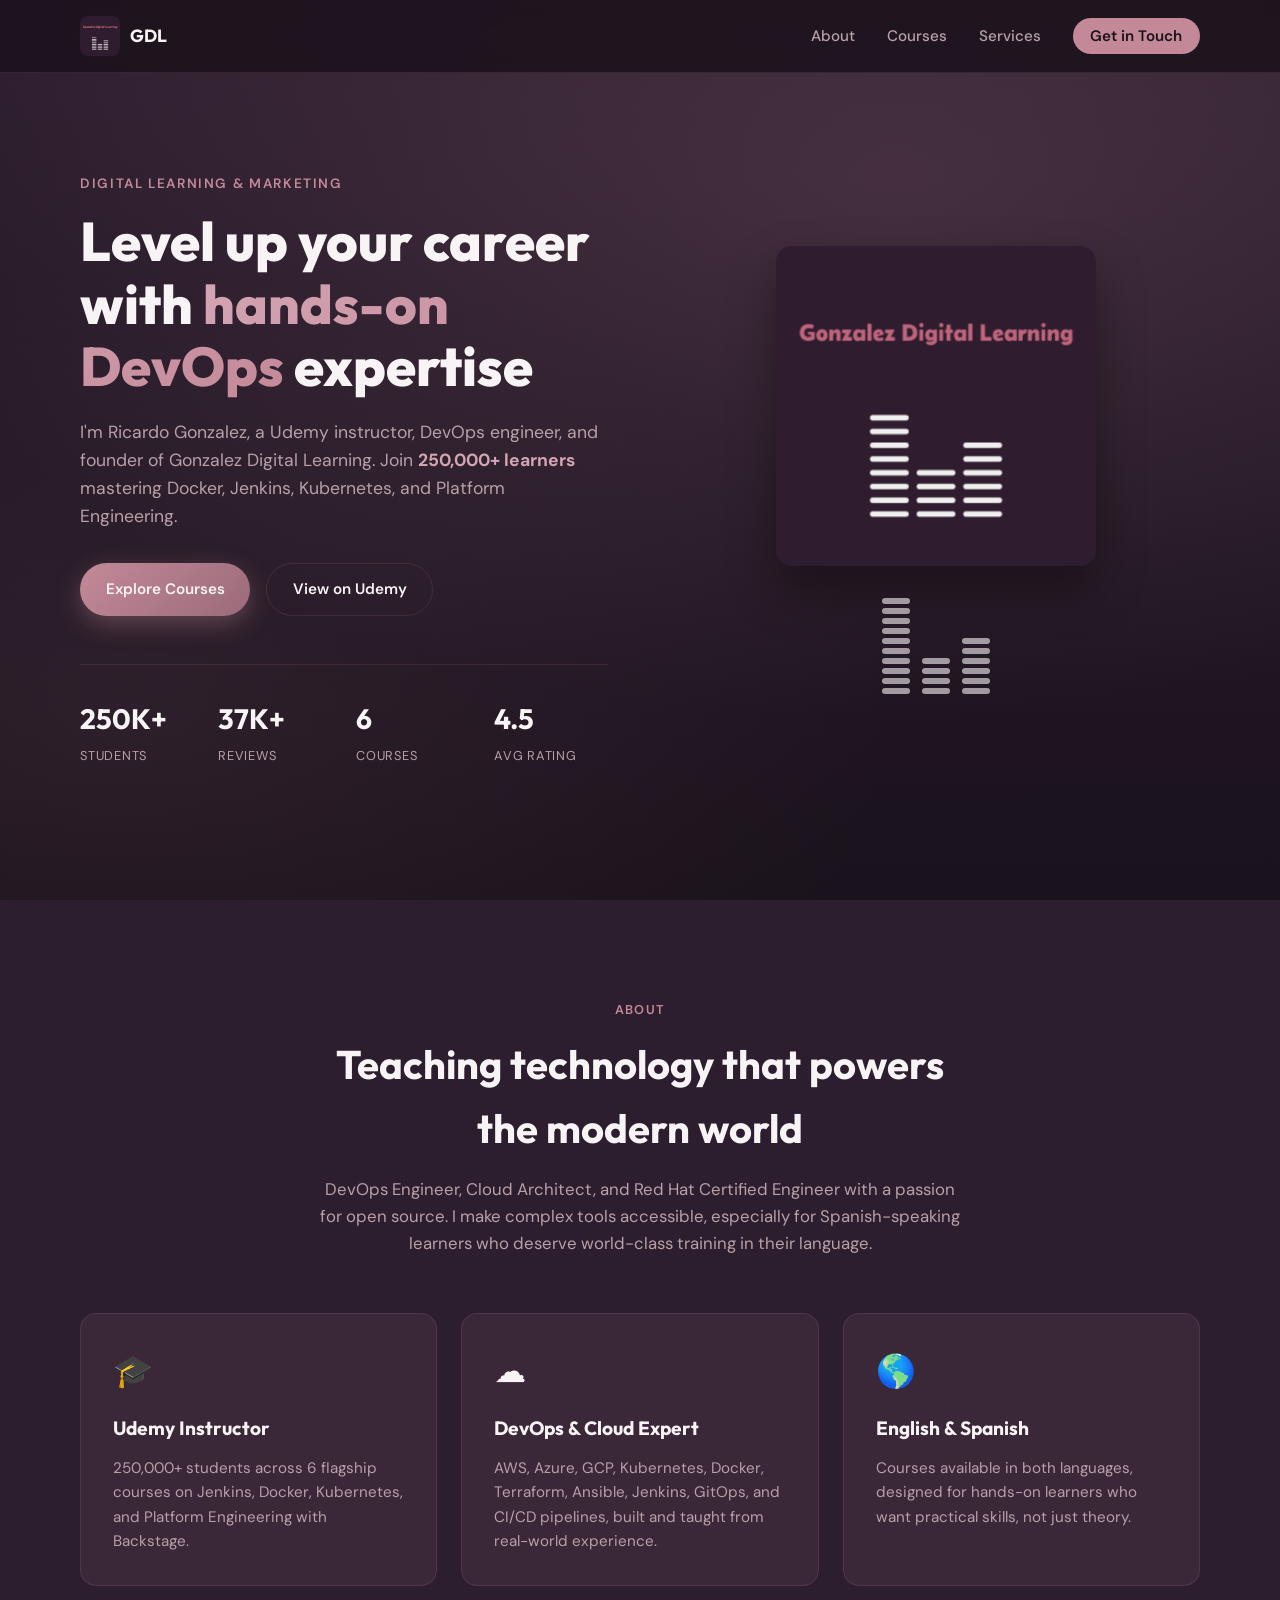
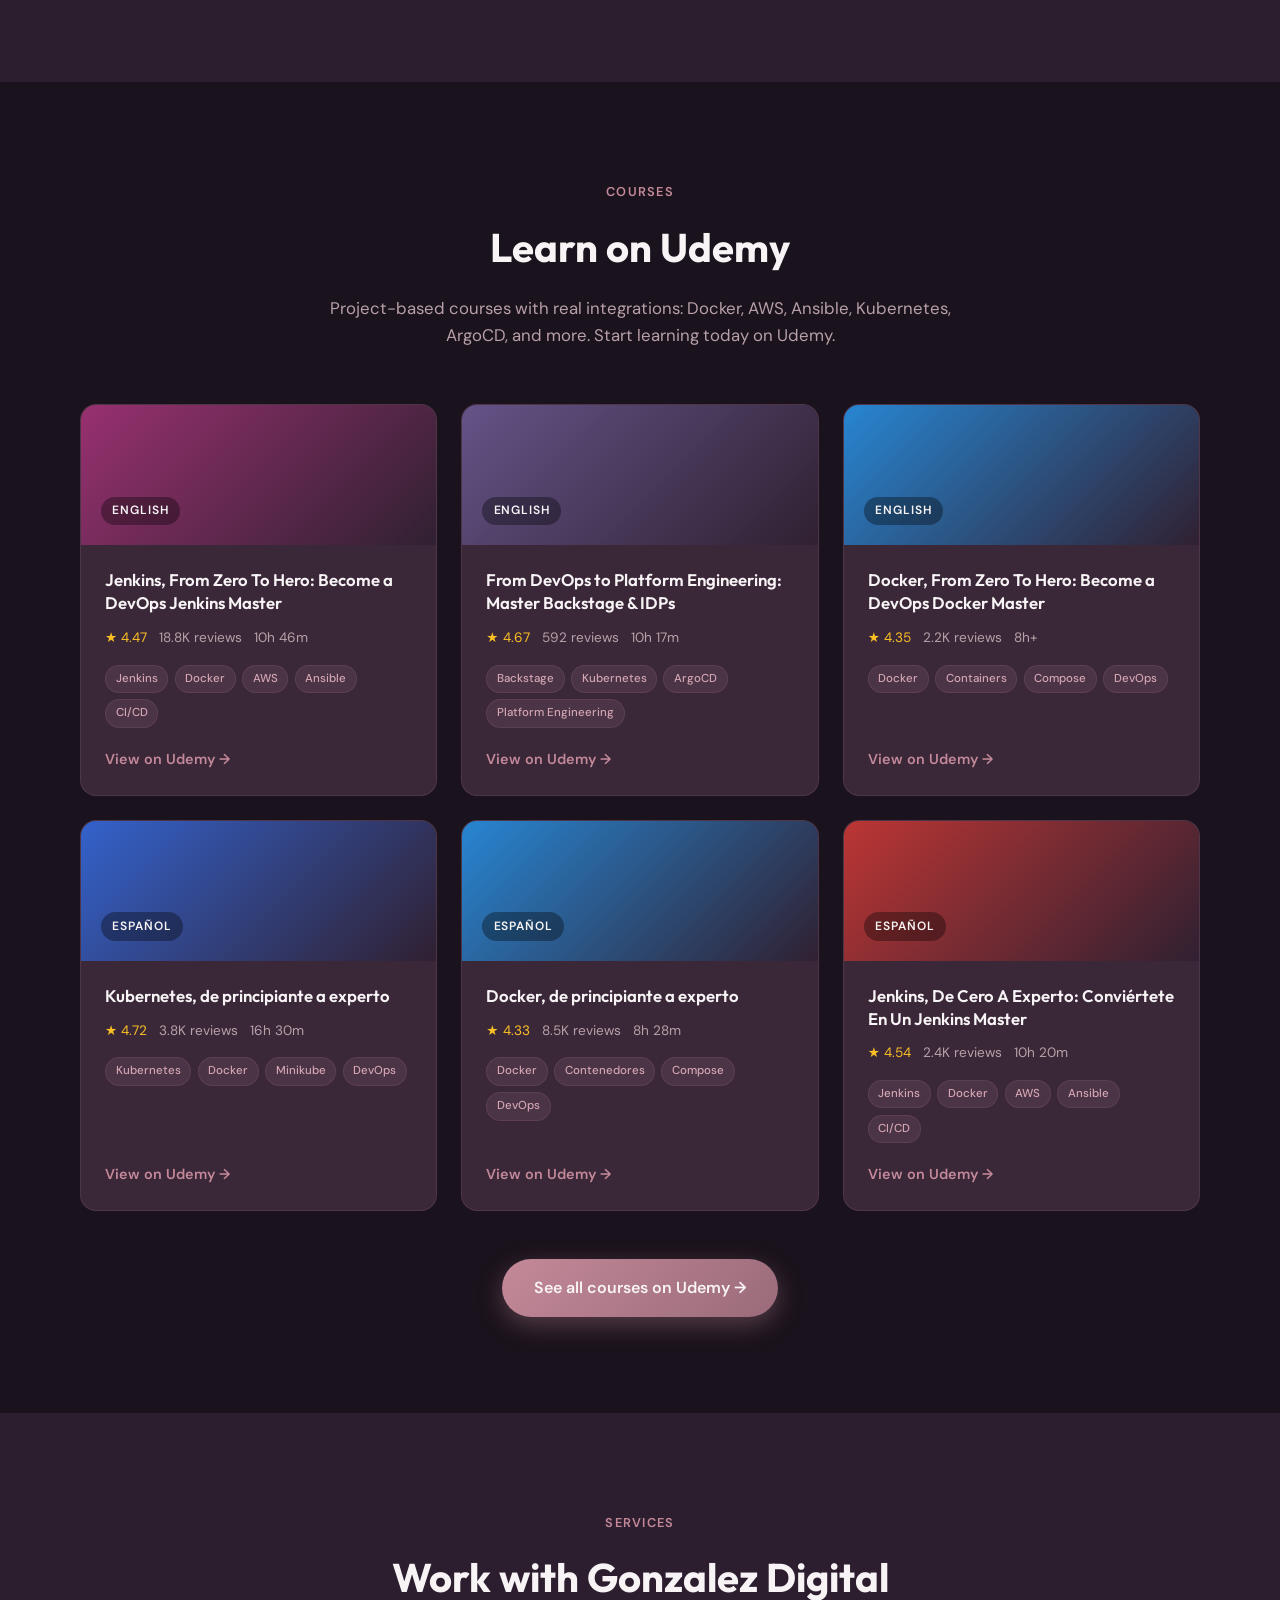
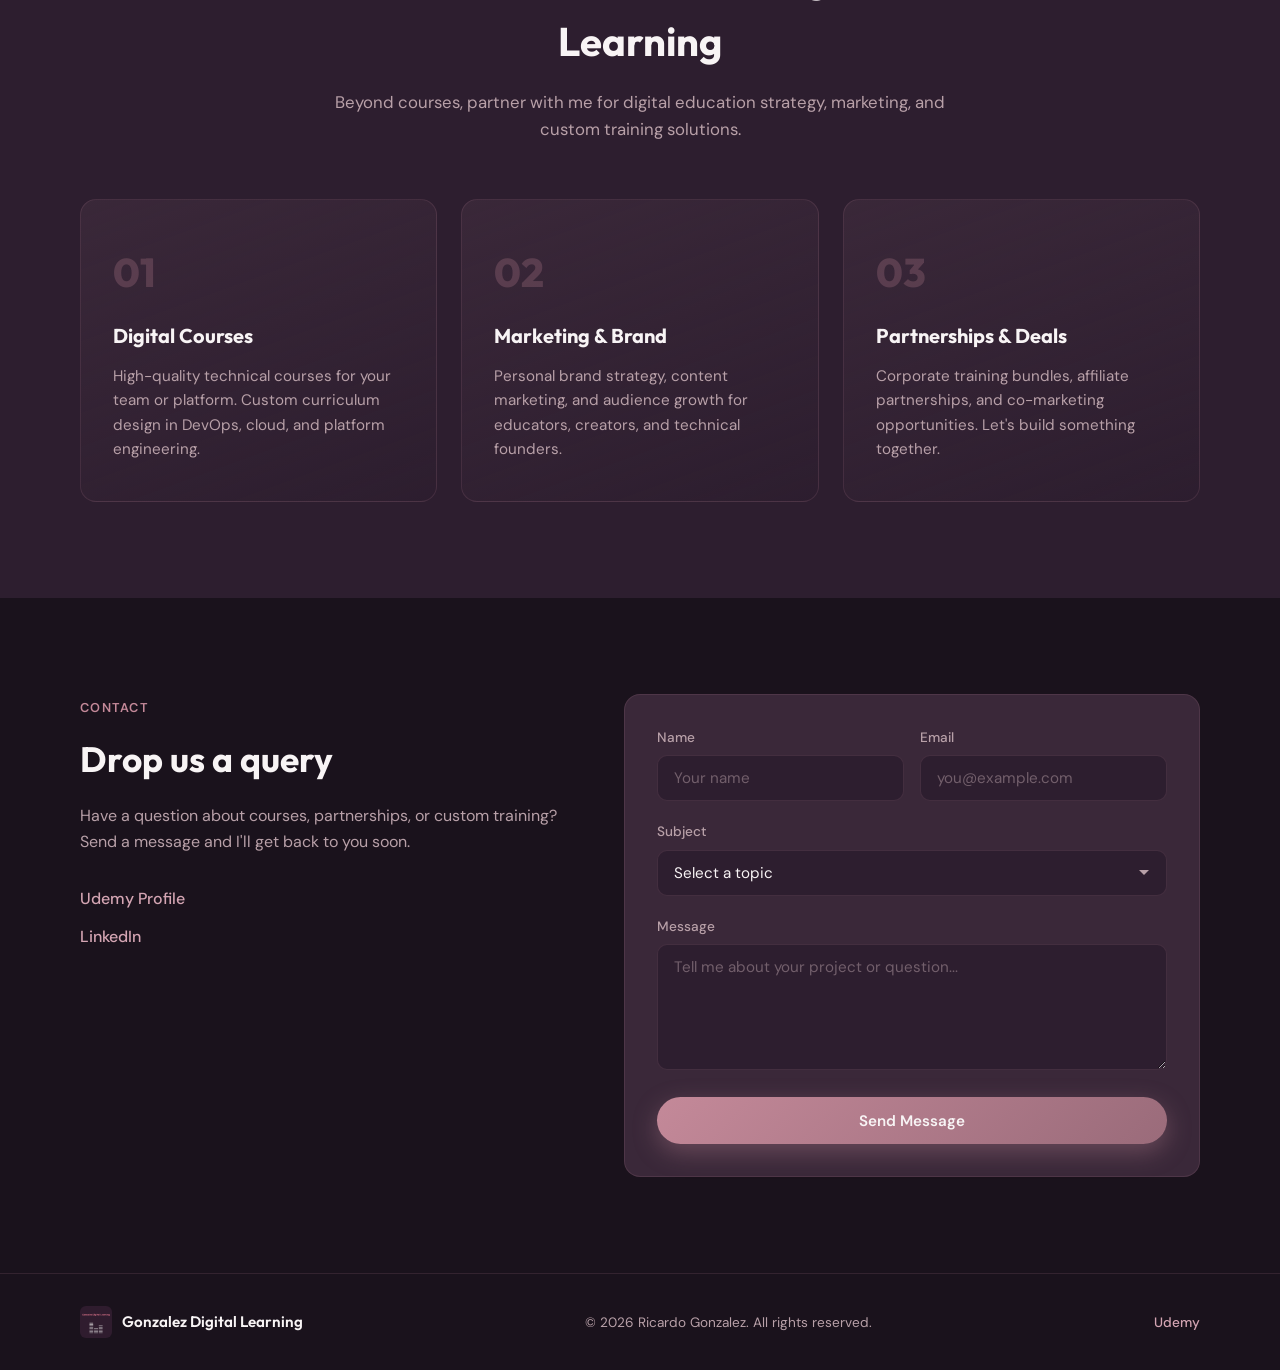
<file: index.html>
<!DOCTYPE html>
<html lang="en">
<head>
  <meta charset="UTF-8">
  <meta name="viewport" content="width=device-width, initial-scale=1.0">
  <meta name="description" content="Gonzalez Digital Learning. Digital courses and marketing services by Ricardo Gonzalez, Udemy instructor with 250,000+ students worldwide.">
  <title>Gonzalez Digital Learning | Ricardo Gonzalez</title>
  <link rel="icon" href="assets/logo.png" type="image/png">
  <link rel="preconnect" href="https://fonts.googleapis.com">
  <link rel="preconnect" href="https://fonts.gstatic.com" crossorigin>
  <link href="https://fonts.googleapis.com/css2?family=DM+Sans:ital,opsz,wght@0,9..40,400;0,9..40,500;0,9..40,600;0,9..40,700;1,9..40,400&family=Outfit:wght@400;500;600;700;800&display=swap" rel="stylesheet">
  <link rel="stylesheet" href="css/styles.css">
</head>
<body>
  <header class="site-header" id="top">
    <nav class="nav container">
      <a href="#top" class="nav-logo">
        <img src="assets/logo.png" alt="Gonzalez Digital Learning" width="40" height="40">
        <span>GDL</span>
      </a>
      <button class="nav-toggle" aria-label="Toggle menu" aria-expanded="false">
        <span></span><span></span><span></span>
      </button>
      <ul class="nav-links">
        <li><a href="#about">About</a></li>
        <li><a href="#courses">Courses</a></li>
        <li><a href="#services">Services</a></li>
        <li><a href="#contact" class="nav-cta">Get in Touch</a></li>
      </ul>
    </nav>
  </header>

  <main>
    <section class="hero">
      <div class="hero-bg"></div>
      <div class="container hero-inner">
        <div class="hero-content reveal">
          <p class="hero-eyebrow">Digital Learning & Marketing</p>
          <h1>Level up your career with <span class="gradient-text">hands-on DevOps</span> expertise</h1>
          <p class="hero-lead">
            I'm Ricardo Gonzalez, a Udemy instructor, DevOps engineer, and founder of Gonzalez Digital Learning.
            Join <strong>250,000+ learners</strong> mastering Docker, Jenkins, Kubernetes, and Platform Engineering.
          </p>
          <div class="hero-actions">
            <a href="#courses" class="btn btn-primary">Explore Courses</a>
            <a href="https://www.udemy.com/user/ricardo-andre-gonzalez-gomez/" class="btn btn-secondary" target="_blank" rel="noopener noreferrer">View on Udemy</a>
          </div>
          <div class="hero-stats">
            <div class="stat">
              <span class="stat-value">250K+</span>
              <span class="stat-label">Students</span>
            </div>
            <div class="stat">
              <span class="stat-value">37K+</span>
              <span class="stat-label">Reviews</span>
            </div>
            <div class="stat">
              <span class="stat-value">6</span>
              <span class="stat-label">Courses</span>
            </div>
            <div class="stat">
              <span class="stat-value">4.5</span>
              <span class="stat-label">Avg Rating</span>
            </div>
          </div>
        </div>
        <div class="hero-visual reveal reveal-delay-2">
          <div class="logo-showcase">
            <img src="assets/logo.png" alt="Gonzalez Digital Learning logo" class="hero-logo">
            <div class="equalizer" aria-hidden="true">
              <div class="eq-col"><span></span><span></span><span></span><span></span><span></span><span></span><span></span><span></span><span></span><span></span></div>
              <div class="eq-col"><span></span><span></span><span></span><span></span></div>
              <div class="eq-col"><span></span><span></span><span></span><span></span><span></span><span></span></div>
            </div>
          </div>
        </div>
      </div>
    </section>

    <section class="section about" id="about">
      <div class="container">
        <div class="section-header reveal">
          <span class="section-tag">About</span>
          <h2>Teaching technology that powers the modern world</h2>
          <p class="section-desc">
            DevOps Engineer, Cloud Architect, and Red Hat Certified Engineer with a passion for open source.
            I make complex tools accessible, especially for Spanish-speaking learners who deserve world-class training in their language.
          </p>
        </div>
        <div class="about-grid">
          <article class="about-card reveal reveal-delay-1">
            <div class="about-icon">🎓</div>
            <h3>Udemy Instructor</h3>
            <p>250,000+ students across 6 flagship courses on Jenkins, Docker, Kubernetes, and Platform Engineering with Backstage.</p>
          </article>
          <article class="about-card reveal reveal-delay-2">
            <div class="about-icon">☁️</div>
            <h3>DevOps & Cloud Expert</h3>
            <p>AWS, Azure, GCP, Kubernetes, Docker, Terraform, Ansible, Jenkins, GitOps, and CI/CD pipelines, built and taught from real-world experience.</p>
          </article>
          <article class="about-card reveal reveal-delay-3">
            <div class="about-icon">🌎</div>
            <h3>English & Spanish</h3>
            <p>Courses available in both languages, designed for hands-on learners who want practical skills, not just theory.</p>
          </article>
        </div>
      </div>
    </section>

    <section class="section courses" id="courses">
      <div class="container">
        <div class="section-header reveal">
          <span class="section-tag">Courses</span>
          <h2>Learn on Udemy</h2>
          <p class="section-desc">
            Project-based courses with real integrations: Docker, AWS, Ansible, Kubernetes, ArgoCD, and more.
            Start learning today on Udemy.
          </p>
        </div>
        <div class="courses-grid" id="courses-grid"></div>
        <div class="courses-cta reveal">
          <a href="https://www.udemy.com/user/ricardo-andre-gonzalez-gomez/" class="btn btn-primary btn-lg" target="_blank" rel="noopener noreferrer">
            See all courses on Udemy →
          </a>
        </div>
      </div>
    </section>

    <section class="section services" id="services">
      <div class="container">
        <div class="section-header reveal">
          <span class="section-tag">Services</span>
          <h2>Work with Gonzalez Digital Learning</h2>
          <p class="section-desc">
            Beyond courses, partner with me for digital education strategy, marketing, and custom training solutions.
          </p>
        </div>
        <div class="services-grid">
          <article class="service-card reveal reveal-delay-1">
            <span class="service-num">01</span>
            <h3>Digital Courses</h3>
            <p>High-quality technical courses for your team or platform. Custom curriculum design in DevOps, cloud, and platform engineering.</p>
          </article>
          <article class="service-card reveal reveal-delay-2">
            <span class="service-num">02</span>
            <h3>Marketing & Brand</h3>
            <p>Personal brand strategy, content marketing, and audience growth for educators, creators, and technical founders.</p>
          </article>
          <article class="service-card reveal reveal-delay-3">
            <span class="service-num">03</span>
            <h3>Partnerships & Deals</h3>
            <p>Corporate training bundles, affiliate partnerships, and co-marketing opportunities. Let's build something together.</p>
          </article>
        </div>
      </div>
    </section>

    <section class="section contact" id="contact">
      <div class="container contact-inner">
        <div class="contact-info reveal">
          <span class="section-tag">Contact</span>
          <h2>Drop us a query</h2>
          <p>Have a question about courses, partnerships, or custom training? Send a message and I'll get back to you soon.</p>
          <ul class="contact-links">
            <li>
              <a href="https://www.udemy.com/user/ricardo-andre-gonzalez-gomez/" target="_blank" rel="noopener noreferrer">
                Udemy Profile
              </a>
            </li>
            <li>
              <a href="https://www.linkedin.com/in/ricardo-andre-gonzalez-gomez/" target="_blank" rel="noopener noreferrer">
                LinkedIn
              </a>
            </li>
          </ul>
        </div>
        <form class="contact-form reveal reveal-delay-1" id="contact-form" novalidate>
          <div class="form-row">
            <div class="form-group">
              <label for="name">Name</label>
              <input type="text" id="name" name="name" required autocomplete="name" placeholder="Your name">
            </div>
            <div class="form-group">
              <label for="email">Email</label>
              <input type="email" id="email" name="email" required autocomplete="email" placeholder="you@example.com">
            </div>
          </div>
          <div class="form-group">
            <label for="subject">Subject</label>
            <select id="subject" name="subject" required>
              <option value="" disabled selected>Select a topic</option>
              <option value="courses">Course inquiry</option>
              <option value="partnership">Partnership / deal</option>
              <option value="marketing">Marketing services</option>
              <option value="training">Corporate training</option>
              <option value="other">Other</option>
            </select>
          </div>
          <div class="form-group">
            <label for="message">Message</label>
            <textarea id="message" name="message" rows="5" required placeholder="Tell me about your project or question..."></textarea>
          </div>
          <button type="submit" class="btn btn-primary btn-full">Send Message</button>
          <p class="form-success" id="form-success" hidden role="status">
            ✓ Message submitted successfully! We'll be in touch soon.
          </p>
        </form>
      </div>
    </section>
  </main>

  <footer class="site-footer">
    <div class="container footer-inner">
      <div class="footer-brand">
        <img src="assets/logo.png" alt="" width="32" height="32">
        <span>Gonzalez Digital Learning</span>
      </div>
      <p class="footer-copy">&copy; <span id="year"></span> Ricardo Gonzalez. All rights reserved.</p>
      <a href="https://www.udemy.com/user/ricardo-andre-gonzalez-gomez/" target="_blank" rel="noopener noreferrer" class="footer-link">Udemy</a>
    </div>
  </footer>

  <script src="js/courses.js"></script>
  <script src="js/main.js"></script>
</body>
</html>
</file>
<file: css/styles.css>
:root {
  --bg-deep: #1a121c;
  --bg-main: #2d1e2f;
  --bg-card: #3a2839;
  --bg-card-hover: #452f46;
  --rose: #c48999;
  --rose-light: #d4a5b3;
  --rose-muted: #9a6b7a;
  --white: #f8f4f5;
  --text-muted: #b8a0a8;
  --success: #4ade80;
  --success-bg: rgba(74, 222, 128, 0.12);
  --border: rgba(196, 137, 153, 0.15);
  --shadow: 0 24px 48px rgba(0, 0, 0, 0.35);
  --radius: 16px;
  --radius-sm: 10px;
  --font-display: "Outfit", system-ui, sans-serif;
  --font-body: "DM Sans", system-ui, sans-serif;
  --header-h: 72px;
}

*, *::before, *::after {
  box-sizing: border-box;
  margin: 0;
  padding: 0;
}

html {
  scroll-behavior: smooth;
}

body {
  font-family: var(--font-body);
  background: var(--bg-deep);
  color: var(--white);
  line-height: 1.6;
  overflow-x: hidden;
}

img {
  max-width: 100%;
  display: block;
}

a {
  color: var(--rose-light);
  text-decoration: none;
  transition: color 0.2s;
}

a:hover {
  color: var(--white);
}

.container {
  width: min(1120px, 92vw);
  margin-inline: auto;
}

/* Header */
.site-header {
  position: fixed;
  top: 0;
  left: 0;
  right: 0;
  z-index: 100;
  background: rgba(26, 18, 28, 0.85);
  backdrop-filter: blur(12px);
  border-bottom: 1px solid var(--border);
}

.nav {
  display: flex;
  align-items: center;
  justify-content: space-between;
  height: var(--header-h);
}

.nav-logo {
  display: flex;
  align-items: center;
  gap: 0.6rem;
  color: var(--white);
  font-family: var(--font-display);
  font-weight: 700;
  font-size: 1.1rem;
}

.nav-logo img {
  border-radius: 8px;
}

.nav-links {
  display: flex;
  align-items: center;
  gap: 2rem;
  list-style: none;
}

.nav-links a {
  color: var(--text-muted);
  font-size: 0.95rem;
  font-weight: 500;
}

.nav-links a:hover {
  color: var(--white);
}

.nav-cta {
  background: var(--rose);
  color: var(--bg-deep) !important;
  padding: 0.5rem 1.1rem;
  border-radius: 999px;
  font-weight: 600 !important;
}

.nav-cta:hover {
  background: var(--rose-light);
  color: var(--bg-deep) !important;
}

.nav-toggle {
  display: none;
  flex-direction: column;
  gap: 5px;
  background: none;
  border: none;
  cursor: pointer;
  padding: 4px;
}

.nav-toggle span {
  display: block;
  width: 24px;
  height: 2px;
  background: var(--white);
  border-radius: 2px;
  transition: transform 0.3s, opacity 0.3s;
}

/* Buttons */
.btn {
  display: inline-flex;
  align-items: center;
  justify-content: center;
  gap: 0.5rem;
  padding: 0.85rem 1.6rem;
  border-radius: 999px;
  font-family: var(--font-body);
  font-weight: 600;
  font-size: 0.95rem;
  border: none;
  cursor: pointer;
  transition: transform 0.2s, box-shadow 0.2s, background 0.2s;
}

.btn:hover {
  transform: translateY(-2px);
}

.btn-primary {
  background: linear-gradient(135deg, var(--rose), var(--rose-muted));
  color: var(--white);
  box-shadow: 0 8px 24px rgba(196, 137, 153, 0.35);
}

.btn-primary:hover {
  box-shadow: 0 12px 32px rgba(196, 137, 153, 0.45);
  color: var(--white);
}

.btn-secondary {
  background: transparent;
  color: var(--white);
  border: 1px solid var(--border);
}

.btn-secondary:hover {
  border-color: var(--rose);
  color: var(--white);
}

.btn-lg {
  padding: 1rem 2rem;
  font-size: 1rem;
}

.btn-full {
  width: 100%;
}

/* Hero */
.hero {
  position: relative;
  min-height: 100vh;
  display: flex;
  align-items: center;
  padding-top: var(--header-h);
  overflow: hidden;
}

.hero-bg {
  position: absolute;
  inset: 0;
  background:
    radial-gradient(ellipse 80% 60% at 70% 20%, rgba(196, 137, 153, 0.18), transparent),
    radial-gradient(ellipse 60% 50% at 10% 80%, rgba(154, 107, 122, 0.12), transparent),
    linear-gradient(180deg, var(--bg-main) 0%, var(--bg-deep) 100%);
}

.hero-inner {
  position: relative;
  display: grid;
  grid-template-columns: 1fr 1fr;
  gap: 4rem;
  align-items: center;
  padding-block: 4rem 6rem;
}

.hero-eyebrow {
  font-size: 0.85rem;
  font-weight: 600;
  letter-spacing: 0.12em;
  text-transform: uppercase;
  color: var(--rose);
  margin-bottom: 1rem;
}

.hero h1 {
  font-family: var(--font-display);
  font-size: clamp(2.2rem, 4.5vw, 3.4rem);
  font-weight: 800;
  line-height: 1.15;
  margin-bottom: 1.25rem;
}

.gradient-text {
  background: linear-gradient(135deg, var(--rose-light), var(--rose));
  -webkit-background-clip: text;
  -webkit-text-fill-color: transparent;
  background-clip: text;
}

.hero-lead {
  font-size: 1.1rem;
  color: var(--text-muted);
  max-width: 520px;
  margin-bottom: 2rem;
}

.hero-lead strong {
  color: var(--rose-light);
}

.hero-actions {
  display: flex;
  flex-wrap: wrap;
  gap: 1rem;
  margin-bottom: 3rem;
}

.hero-stats {
  display: grid;
  grid-template-columns: repeat(4, 1fr);
  gap: 1.5rem;
  padding-top: 2rem;
  border-top: 1px solid var(--border);
}

.stat-value {
  display: block;
  font-family: var(--font-display);
  font-size: 1.75rem;
  font-weight: 700;
  color: var(--white);
}

.stat-label {
  font-size: 0.8rem;
  color: var(--text-muted);
  text-transform: uppercase;
  letter-spacing: 0.06em;
}

.hero-visual {
  display: flex;
  justify-content: center;
  align-items: center;
}

.logo-showcase {
  position: relative;
  padding: 2rem;
}

.hero-logo {
  width: min(320px, 80vw);
  border-radius: var(--radius);
  box-shadow: var(--shadow);
  animation: float 6s ease-in-out infinite;
}

@keyframes float {
  0%, 100% { transform: translateY(0); }
  50% { transform: translateY(-12px); }
}

.equalizer {
  display: flex;
  gap: 12px;
  justify-content: center;
  margin-top: 2rem;
  opacity: 0.6;
}

.eq-col {
  display: flex;
  flex-direction: column-reverse;
  gap: 4px;
}

.eq-col span {
  display: block;
  width: 28px;
  height: 6px;
  background: var(--white);
  border-radius: 3px;
  transform: scaleX(0);
  transform-origin: left;
  animation: barGrow 0.6s ease forwards;
}

.eq-col:nth-child(1) span:nth-child(1) { animation-delay: 0.1s; }
.eq-col:nth-child(1) span:nth-child(2) { animation-delay: 0.15s; }
.eq-col:nth-child(1) span:nth-child(3) { animation-delay: 0.2s; }
.eq-col:nth-child(1) span:nth-child(4) { animation-delay: 0.25s; }
.eq-col:nth-child(1) span:nth-child(5) { animation-delay: 0.3s; }
.eq-col:nth-child(1) span:nth-child(6) { animation-delay: 0.35s; }
.eq-col:nth-child(1) span:nth-child(7) { animation-delay: 0.4s; }
.eq-col:nth-child(1) span:nth-child(8) { animation-delay: 0.45s; }
.eq-col:nth-child(1) span:nth-child(9) { animation-delay: 0.5s; }
.eq-col:nth-child(1) span:nth-child(10) { animation-delay: 0.55s; }

.eq-col:nth-child(2) span:nth-child(1) { animation-delay: 0.3s; }
.eq-col:nth-child(2) span:nth-child(2) { animation-delay: 0.35s; }
.eq-col:nth-child(2) span:nth-child(3) { animation-delay: 0.4s; }
.eq-col:nth-child(2) span:nth-child(4) { animation-delay: 0.45s; }

.eq-col:nth-child(3) span:nth-child(1) { animation-delay: 0.2s; }
.eq-col:nth-child(3) span:nth-child(2) { animation-delay: 0.25s; }
.eq-col:nth-child(3) span:nth-child(3) { animation-delay: 0.3s; }
.eq-col:nth-child(3) span:nth-child(4) { animation-delay: 0.35s; }
.eq-col:nth-child(3) span:nth-child(5) { animation-delay: 0.4s; }
.eq-col:nth-child(3) span:nth-child(6) { animation-delay: 0.45s; }

@keyframes barGrow {
  to { transform: scaleX(1); }
}

/* Sections */
.section {
  padding: 6rem 0;
  position: relative;
}

.section-tag {
  display: inline-block;
  font-size: 0.8rem;
  font-weight: 600;
  letter-spacing: 0.1em;
  text-transform: uppercase;
  color: var(--rose);
  margin-bottom: 0.75rem;
}

.section-header {
  text-align: center;
  max-width: 640px;
  margin-inline: auto;
  margin-bottom: 3.5rem;
}

.section-header h2 {
  font-family: var(--font-display);
  font-size: clamp(1.8rem, 3.5vw, 2.5rem);
  font-weight: 700;
  margin-bottom: 1rem;
}

.section-desc {
  color: var(--text-muted);
  font-size: 1.05rem;
}

.about {
  background: var(--bg-main);
}

.about-grid {
  display: grid;
  grid-template-columns: repeat(3, 1fr);
  gap: 1.5rem;
}

.about-card {
  background: var(--bg-card);
  border: 1px solid var(--border);
  border-radius: var(--radius);
  padding: 2rem;
  transition: transform 0.3s, border-color 0.3s, box-shadow 0.3s;
}

.about-card:hover {
  transform: translateY(-4px);
  border-color: rgba(196, 137, 153, 0.35);
  box-shadow: var(--shadow);
}

.about-icon {
  font-size: 2rem;
  margin-bottom: 1rem;
}

.about-card h3 {
  font-family: var(--font-display);
  font-size: 1.2rem;
  margin-bottom: 0.75rem;
}

.about-card p {
  color: var(--text-muted);
  font-size: 0.95rem;
}

/* Courses */
.courses-grid {
  display: grid;
  grid-template-columns: repeat(auto-fill, minmax(320px, 1fr));
  gap: 1.5rem;
}

.course-card {
  background: var(--bg-card);
  border: 1px solid var(--border);
  border-radius: var(--radius);
  overflow: hidden;
  display: flex;
  flex-direction: column;
  transition: transform 0.3s, box-shadow 0.3s, border-color 0.3s;
}

.course-card:hover {
  transform: translateY(-6px);
  box-shadow: var(--shadow);
  border-color: rgba(196, 137, 153, 0.3);
}

.course-thumb {
  height: 140px;
  display: flex;
  align-items: flex-end;
  padding: 1.25rem;
  position: relative;
  overflow: hidden;
}

.course-thumb::before {
  content: "";
  position: absolute;
  inset: 0;
  background: linear-gradient(135deg, var(--accent, var(--rose-muted)), rgba(45, 30, 47, 0.9));
  opacity: 0.85;
}

.course-lang {
  position: relative;
  z-index: 1;
  font-size: 0.75rem;
  font-weight: 600;
  text-transform: uppercase;
  letter-spacing: 0.08em;
  background: rgba(0, 0, 0, 0.35);
  padding: 0.3rem 0.7rem;
  border-radius: 999px;
}

.course-body {
  padding: 1.5rem;
  flex: 1;
  display: flex;
  flex-direction: column;
}

.course-body h3 {
  font-family: var(--font-display);
  font-size: 1.05rem;
  font-weight: 600;
  line-height: 1.35;
  margin-bottom: 0.75rem;
}

.course-meta {
  display: flex;
  flex-wrap: wrap;
  gap: 0.75rem;
  font-size: 0.85rem;
  color: var(--text-muted);
  margin-bottom: 1rem;
}

.course-meta .rating {
  color: #fbbf24;
}

.course-tags {
  display: flex;
  flex-wrap: wrap;
  gap: 0.4rem;
  margin-bottom: 1.25rem;
}

.course-tag {
  font-size: 0.72rem;
  font-weight: 500;
  padding: 0.25rem 0.6rem;
  border-radius: 999px;
  background: rgba(196, 137, 153, 0.12);
  color: var(--rose-light);
  border: 1px solid var(--border);
}

.course-link {
  margin-top: auto;
  display: inline-flex;
  align-items: center;
  gap: 0.4rem;
  font-weight: 600;
  font-size: 0.9rem;
  color: var(--rose);
}

.course-link:hover {
  color: var(--rose-light);
}

.courses-cta {
  text-align: center;
  margin-top: 3rem;
}

/* Services */
.services {
  background: var(--bg-main);
}

.services-grid {
  display: grid;
  grid-template-columns: repeat(3, 1fr);
  gap: 1.5rem;
}

.service-card {
  background: linear-gradient(160deg, var(--bg-card) 0%, rgba(45, 30, 47, 0.6) 100%);
  border: 1px solid var(--border);
  border-radius: var(--radius);
  padding: 2.5rem 2rem;
  transition: transform 0.3s, border-color 0.3s;
}

.service-card:hover {
  transform: translateY(-4px);
  border-color: rgba(196, 137, 153, 0.35);
}

.service-num {
  display: block;
  font-family: var(--font-display);
  font-size: 2.5rem;
  font-weight: 800;
  color: rgba(196, 137, 153, 0.25);
  margin-bottom: 1rem;
}

.service-card h3 {
  font-family: var(--font-display);
  font-size: 1.25rem;
  margin-bottom: 0.75rem;
}

.service-card p {
  color: var(--text-muted);
  font-size: 0.95rem;
}

/* Contact */
.contact-inner {
  display: grid;
  grid-template-columns: 1fr 1.2fr;
  gap: 4rem;
  align-items: start;
}

.contact-info h2 {
  font-family: var(--font-display);
  font-size: clamp(1.8rem, 3vw, 2.2rem);
  margin-bottom: 1rem;
}

.contact-info > p {
  color: var(--text-muted);
  margin-bottom: 2rem;
}

.contact-links {
  list-style: none;
  display: flex;
  flex-direction: column;
  gap: 0.75rem;
}

.contact-links a {
  font-weight: 500;
}

.contact-form {
  background: var(--bg-card);
  border: 1px solid var(--border);
  border-radius: var(--radius);
  padding: 2rem;
}

.form-row {
  display: grid;
  grid-template-columns: 1fr 1fr;
  gap: 1rem;
}

.form-group {
  margin-bottom: 1.25rem;
}

.form-group label {
  display: block;
  font-size: 0.85rem;
  font-weight: 500;
  color: var(--text-muted);
  margin-bottom: 0.4rem;
}

.form-group input,
.form-group select,
.form-group textarea {
  width: 100%;
  padding: 0.75rem 1rem;
  background: var(--bg-main);
  border: 1px solid var(--border);
  border-radius: var(--radius-sm);
  color: var(--white);
  font-family: var(--font-body);
  font-size: 0.95rem;
  transition: border-color 0.2s, box-shadow 0.2s;
}

.form-group input::placeholder,
.form-group textarea::placeholder {
  color: rgba(184, 160, 168, 0.5);
}

.form-group input:focus,
.form-group select:focus,
.form-group textarea:focus {
  outline: none;
  border-color: var(--rose);
  box-shadow: 0 0 0 3px rgba(196, 137, 153, 0.15);
}

.form-group select {
  cursor: pointer;
  appearance: none;
  background-image: url("data:image/svg+xml,%3Csvg xmlns='http://www.w3.org/2000/svg' width='12' height='12' viewBox='0 0 12 12'%3E%3Cpath fill='%23b8a0a8' d='M6 8L1 3h10z'/%3E%3C/svg%3E");
  background-repeat: no-repeat;
  background-position: right 1rem center;
  padding-right: 2.5rem;
}

.form-group select option {
  background: var(--bg-main);
  color: var(--white);
}

.form-group textarea {
  resize: vertical;
  min-height: 120px;
}

.form-success {
  margin-top: 1rem;
  padding: 0.85rem 1rem;
  background: var(--success-bg);
  border: 1px solid rgba(74, 222, 128, 0.35);
  border-radius: var(--radius-sm);
  color: var(--success);
  font-weight: 600;
  font-size: 0.95rem;
  text-align: center;
  animation: successPop 0.4s ease;
}

@keyframes successPop {
  from {
    opacity: 0;
    transform: translateY(8px);
  }
  to {
    opacity: 1;
    transform: translateY(0);
  }
}

.form-group.invalid input,
.form-group.invalid select,
.form-group.invalid textarea {
  border-color: #f87171;
}

/* Footer */
.site-footer {
  border-top: 1px solid var(--border);
  padding: 2rem 0;
  background: var(--bg-deep);
}

.footer-inner {
  display: flex;
  align-items: center;
  justify-content: space-between;
  flex-wrap: wrap;
  gap: 1rem;
}

.footer-brand {
  display: flex;
  align-items: center;
  gap: 0.6rem;
  font-family: var(--font-display);
  font-weight: 600;
  font-size: 0.95rem;
}

.footer-brand img {
  border-radius: 6px;
}

.footer-copy {
  color: var(--text-muted);
  font-size: 0.85rem;
}

.footer-link {
  font-size: 0.85rem;
  font-weight: 500;
}

/* Scroll reveal */
.reveal {
  opacity: 0;
  transform: translateY(32px);
  transition: opacity 0.7s cubic-bezier(0.22, 1, 0.36, 1),
              transform 0.7s cubic-bezier(0.22, 1, 0.36, 1);
}

.reveal.visible {
  opacity: 1;
  transform: translateY(0);
}

.reveal-delay-1 { transition-delay: 0.1s; }
.reveal-delay-2 { transition-delay: 0.2s; }
.reveal-delay-3 { transition-delay: 0.3s; }

/* Responsive */
@media (max-width: 900px) {
  .hero-inner {
    grid-template-columns: 1fr;
    text-align: center;
  }

  .hero-lead {
    margin-inline: auto;
  }

  .hero-actions {
    justify-content: center;
  }

  .hero-stats {
    grid-template-columns: repeat(2, 1fr);
  }

  .hero-visual {
    order: -1;
  }

  .hero-logo {
    width: min(240px, 70vw);
    margin-inline: auto;
  }

  .about-grid,
  .services-grid {
    grid-template-columns: 1fr;
  }

  .contact-inner {
    grid-template-columns: 1fr;
    gap: 2.5rem;
  }
}

@media (max-width: 640px) {
  .nav-toggle {
    display: flex;
  }

  .nav-links {
    position: fixed;
    top: var(--header-h);
    left: 0;
    right: 0;
    background: rgba(26, 18, 28, 0.97);
    backdrop-filter: blur(12px);
    flex-direction: column;
    padding: 1.5rem;
    gap: 0;
    border-bottom: 1px solid var(--border);
    transform: translateY(-120%);
    opacity: 0;
    pointer-events: none;
    transition: transform 0.3s, opacity 0.3s;
  }

  .nav-links.open {
    transform: translateY(0);
    opacity: 1;
    pointer-events: auto;
  }

  .nav-links li {
    width: 100%;
  }

  .nav-links a {
    display: block;
    padding: 0.85rem 0;
    border-bottom: 1px solid var(--border);
  }

  .nav-links li:last-child a {
    border-bottom: none;
    margin-top: 0.5rem;
    text-align: center;
  }

  .nav-toggle.open span:nth-child(1) {
    transform: translateY(7px) rotate(45deg);
  }

  .nav-toggle.open span:nth-child(2) {
    opacity: 0;
  }

  .nav-toggle.open span:nth-child(3) {
    transform: translateY(-7px) rotate(-45deg);
  }

  .form-row {
    grid-template-columns: 1fr;
  }

  .courses-grid {
    grid-template-columns: 1fr;
  }

  .footer-inner {
    flex-direction: column;
    text-align: center;
  }
}

@media (prefers-reduced-motion: reduce) {
  html {
    scroll-behavior: auto;
  }

  .reveal {
    opacity: 1;
    transform: none;
    transition: none;
  }

  .hero-logo,
  .eq-col span {
    animation: none;
    transform: none;
  }
}
</file>
